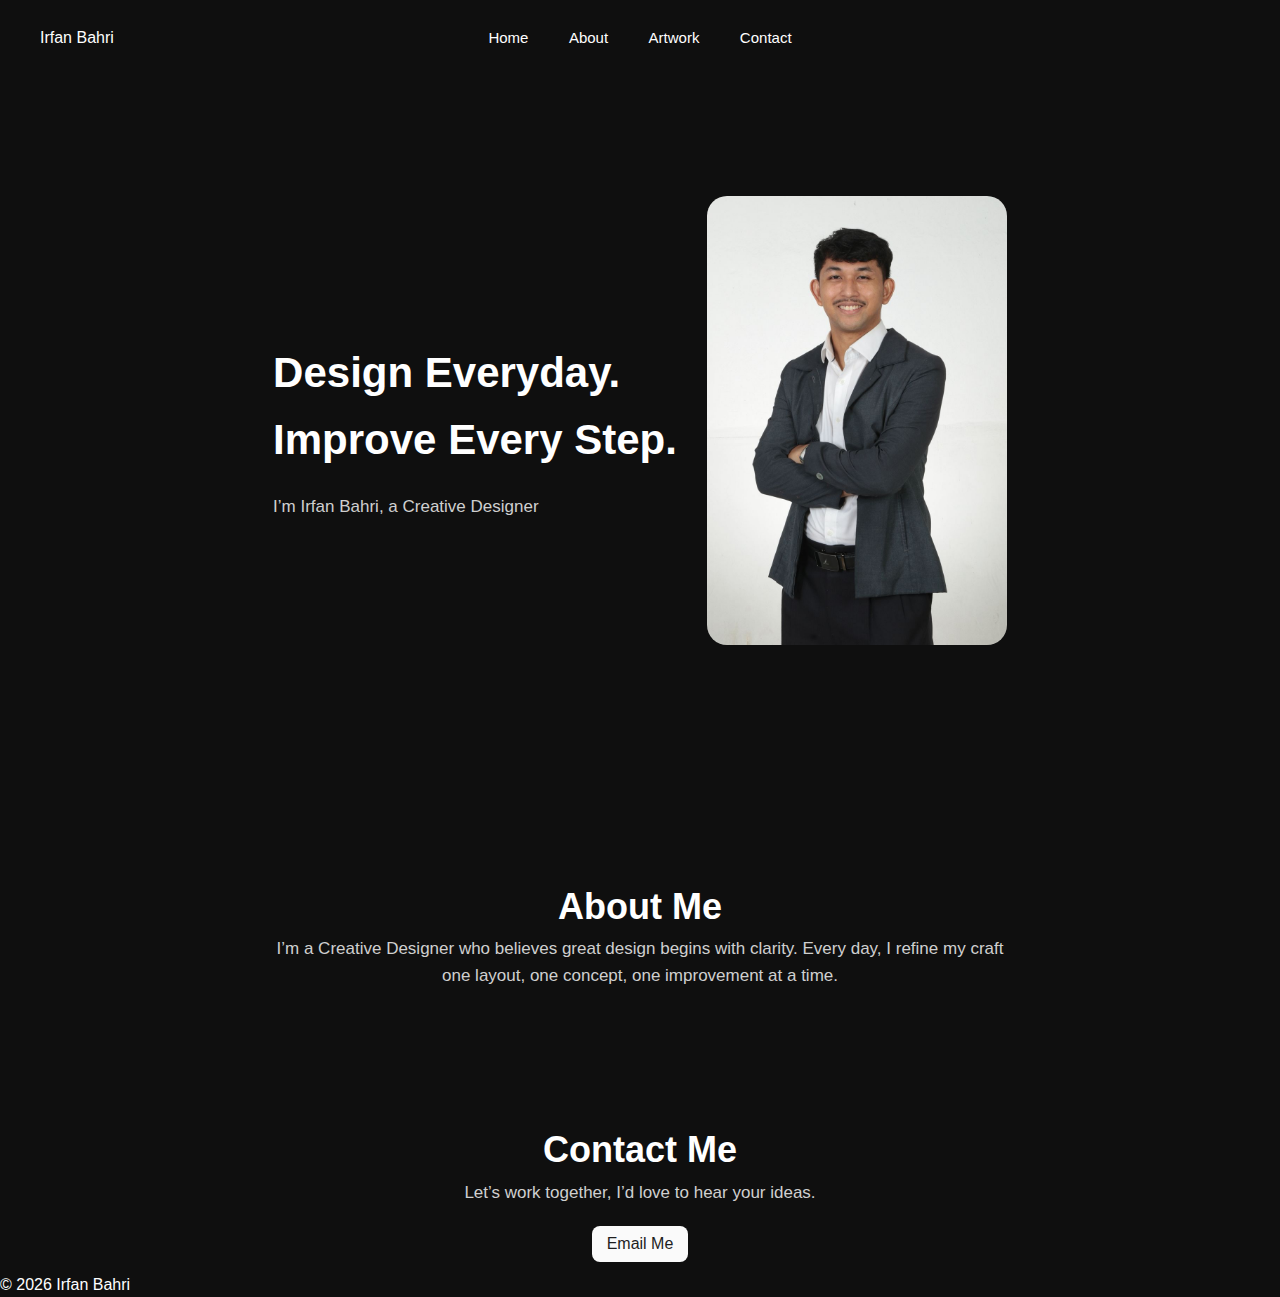
<file: index.html>
<!DOCTYPE html>
<html lang="en">
<head>
  <meta charset="UTF-8">
  <title>Home</title>
  <link rel="stylesheet" href="styles.css">

  <!-- Smooth Scroll -->
  <style>
    html {
      scroll-behavior: smooth;
    }
  </style>
</head>

<body>

<!-- ================= NAVBAR ================= -->
<nav class="navbar">
  <div class="nav-left">Irfan Bahri</div>

  <div class="nav-center">
    <a href="index.html">Home</a>
    <a href="#about">About</a>

    <div class="dropdown">
      <a href="#">Artwork</a>
      <div class="dropdown-menu">
        <a href="Creative Design.html">Artwork – Creative</a>
        <a href="email.html">Artwork – Email Marketing</a>
        <a href="uiux.html">Artwork – UI/UX</a>
      </div>
    </div>
    <a href="#contact">Contact</a>
  </div>
</nav>

<!-- ================= HERO ================= -->
<section class="irfan-hero">
  <div class="irfan-text">
    <h1>Design Everyday. <br> Improve Every Step.</h1>
    <p>I’m Irfan Bahri, a Creative Designer</p>
  </div>

  <div class="creative-mockup">
    <img src="irfan.jpg.jpeg" alt="Irfan">
  </div>
</section>

<!-- ================= ABOUT ================= -->
<section id="about" class="about">
  <div class="about-text">
    <h2>About Me</h2>
    <p>
      I’m a Creative Designer who believes great design begins with clarity.
      Every day, I refine my craft one layout, one concept, one improvement at a time.
    </p>
  </div>
</section>

<!-- ================= CONTACT ================= -->
<section id="contact" class="contact">
  <div class="contact-text">
    <h2>Contact Me</h2>
    <p>Let’s work together, I’d love to hear your ideas.</p>

    <div class="buttonemail">
      <a href="mailto:irfanbahri02@gmail.com" target="_blank">Email Me</a>
    </div>
  </div>
</section>

<!-- ================= FOOTER ================= -->
<footer class="footer">
  © <span id="year"></span> Irfan Bahri
</footer>

<script>
  document.getElementById("year").textContent = new Date().getFullYear();
</script>

</body>
</html>
</file>
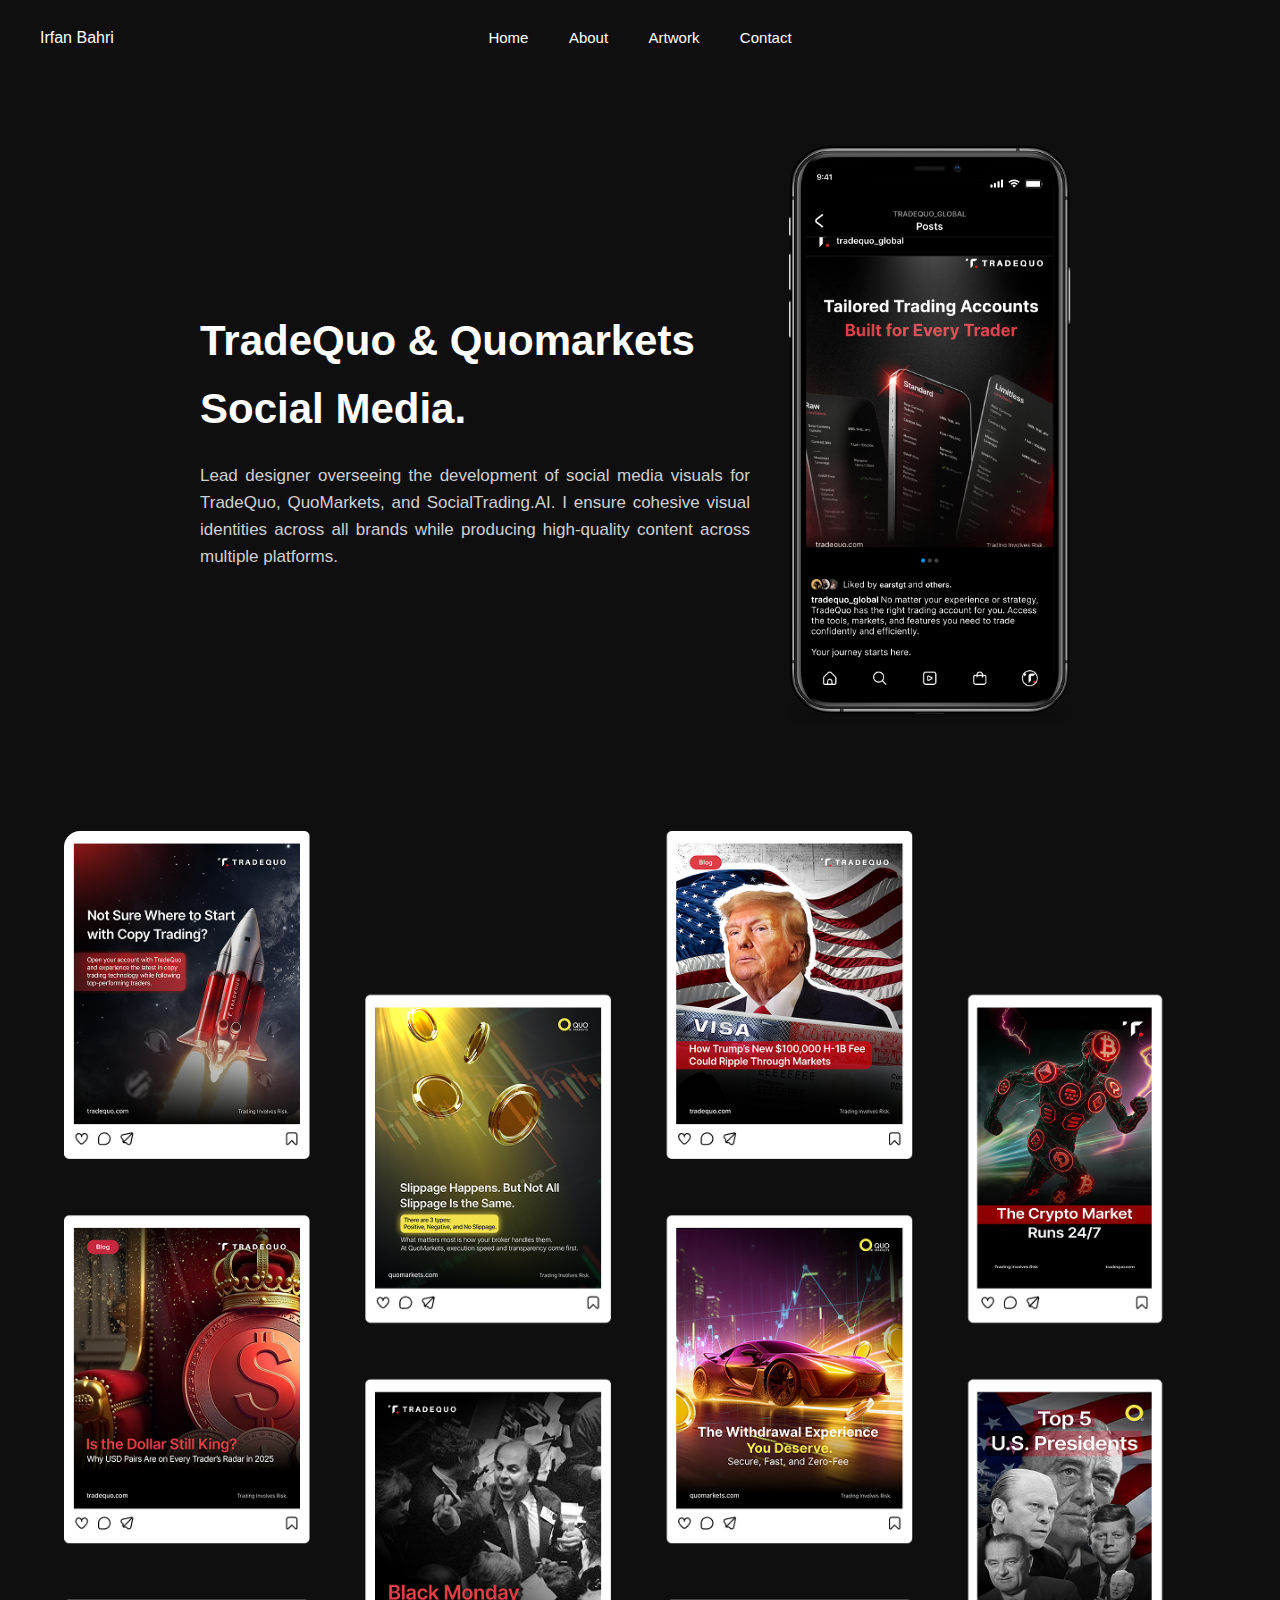
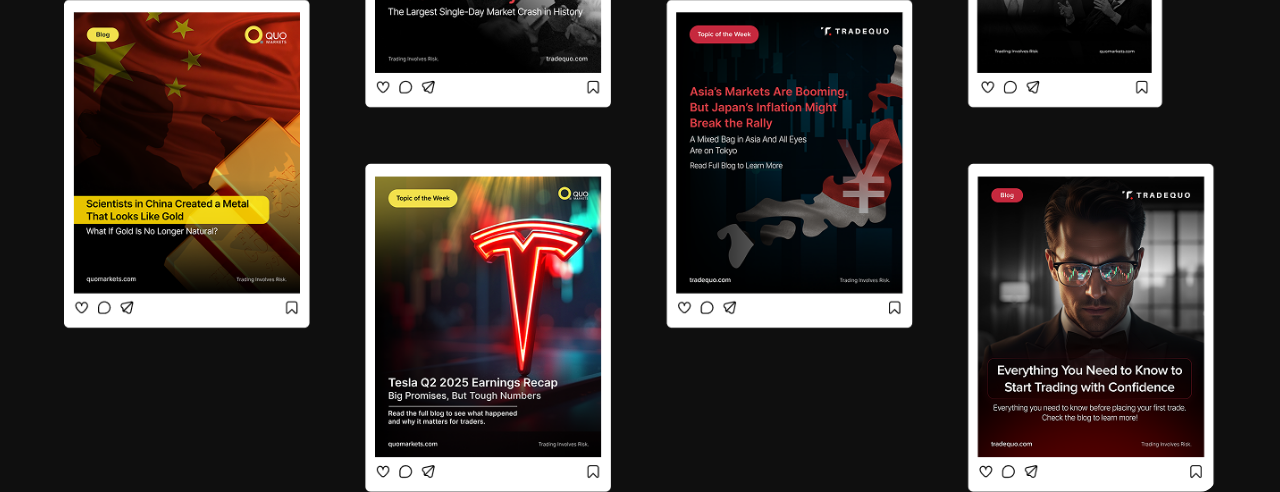
<file: Creative Design.html>
<!DOCTYPE html>
<html lang="en">

<head>
  <meta charset="UTF-8">
  <title>Artwork – Creative Design</title>
  <link rel="stylesheet" href="styles.css">
</head>

<body>

<nav class="navbar">
  <div class="nav-left">Irfan Bahri</div>

  <div class="nav-center">
    <a href="index.html">Home</a>
    <a href="about.html">About</a>

    <div class="dropdown">
      <a href="Creative Design.html">Artwork</a>
      <div class="dropdown-menu">
        <a href="Creative Design.html">Artwork – Creative</a>
        <a href="email.html">Artwork – Email Marketing</a>
        <a href="uiux.html">Artwork – UI/UX</a>
      </div>
    </div>

    <a href="contact.html">Contact</a>
  </div>
</nav>

<section class="creative-hero">
  <div class="creative-text">
    <h1>TradeQuo & Quomarkets <br> Social Media.</h1>
    <p>
      Lead designer overseeing the development of social media visuals for TradeQuo,
      QuoMarkets, and SocialTrading.AI. I ensure cohesive visual identities across all
      brands while producing high-quality content across multiple platforms.
    </p>
  </div>

  <div class="creative-mockup">
    <img src= "Apple iPhone 11 Pro Max Space Grey with TQ Post.png" alt="">
  </div>
</section>

<section class="creative-grid">
  <img src="All Mockup.png" alt="">
</section>

</body>
</html>
</file>
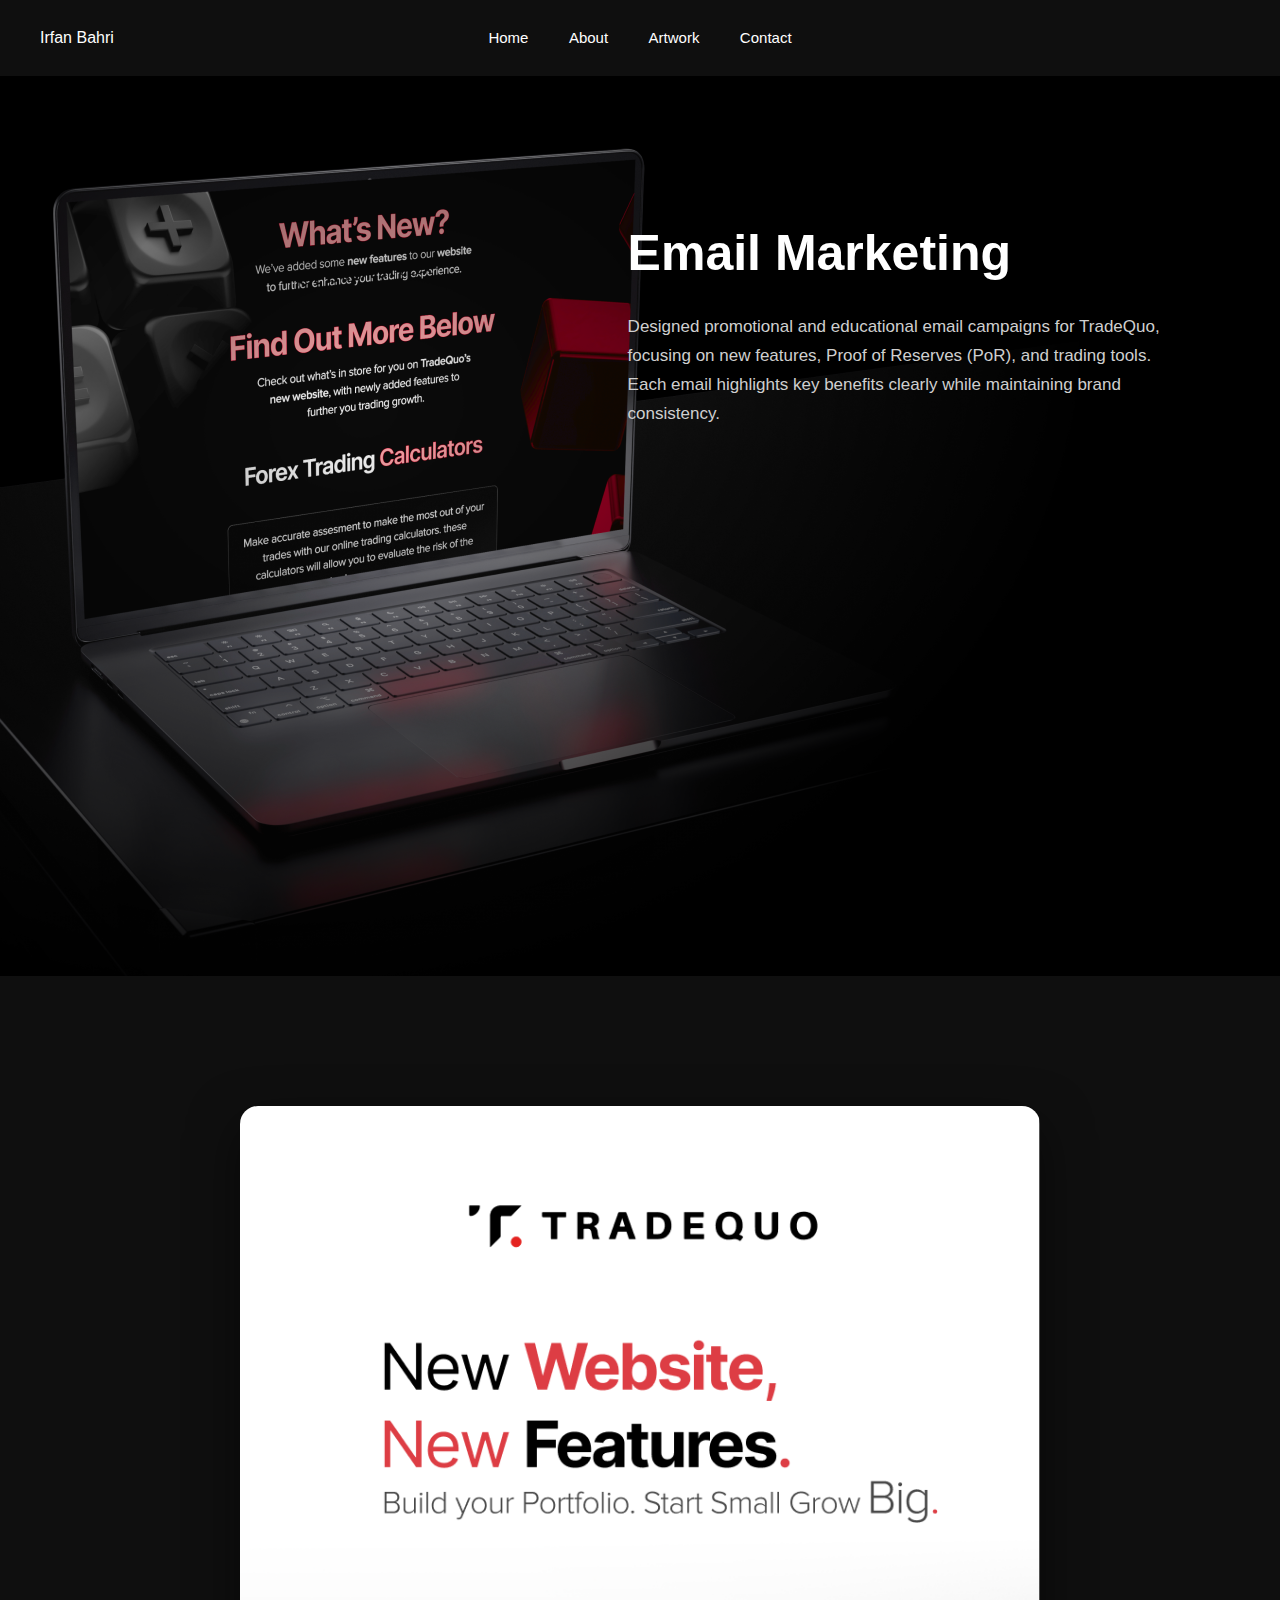
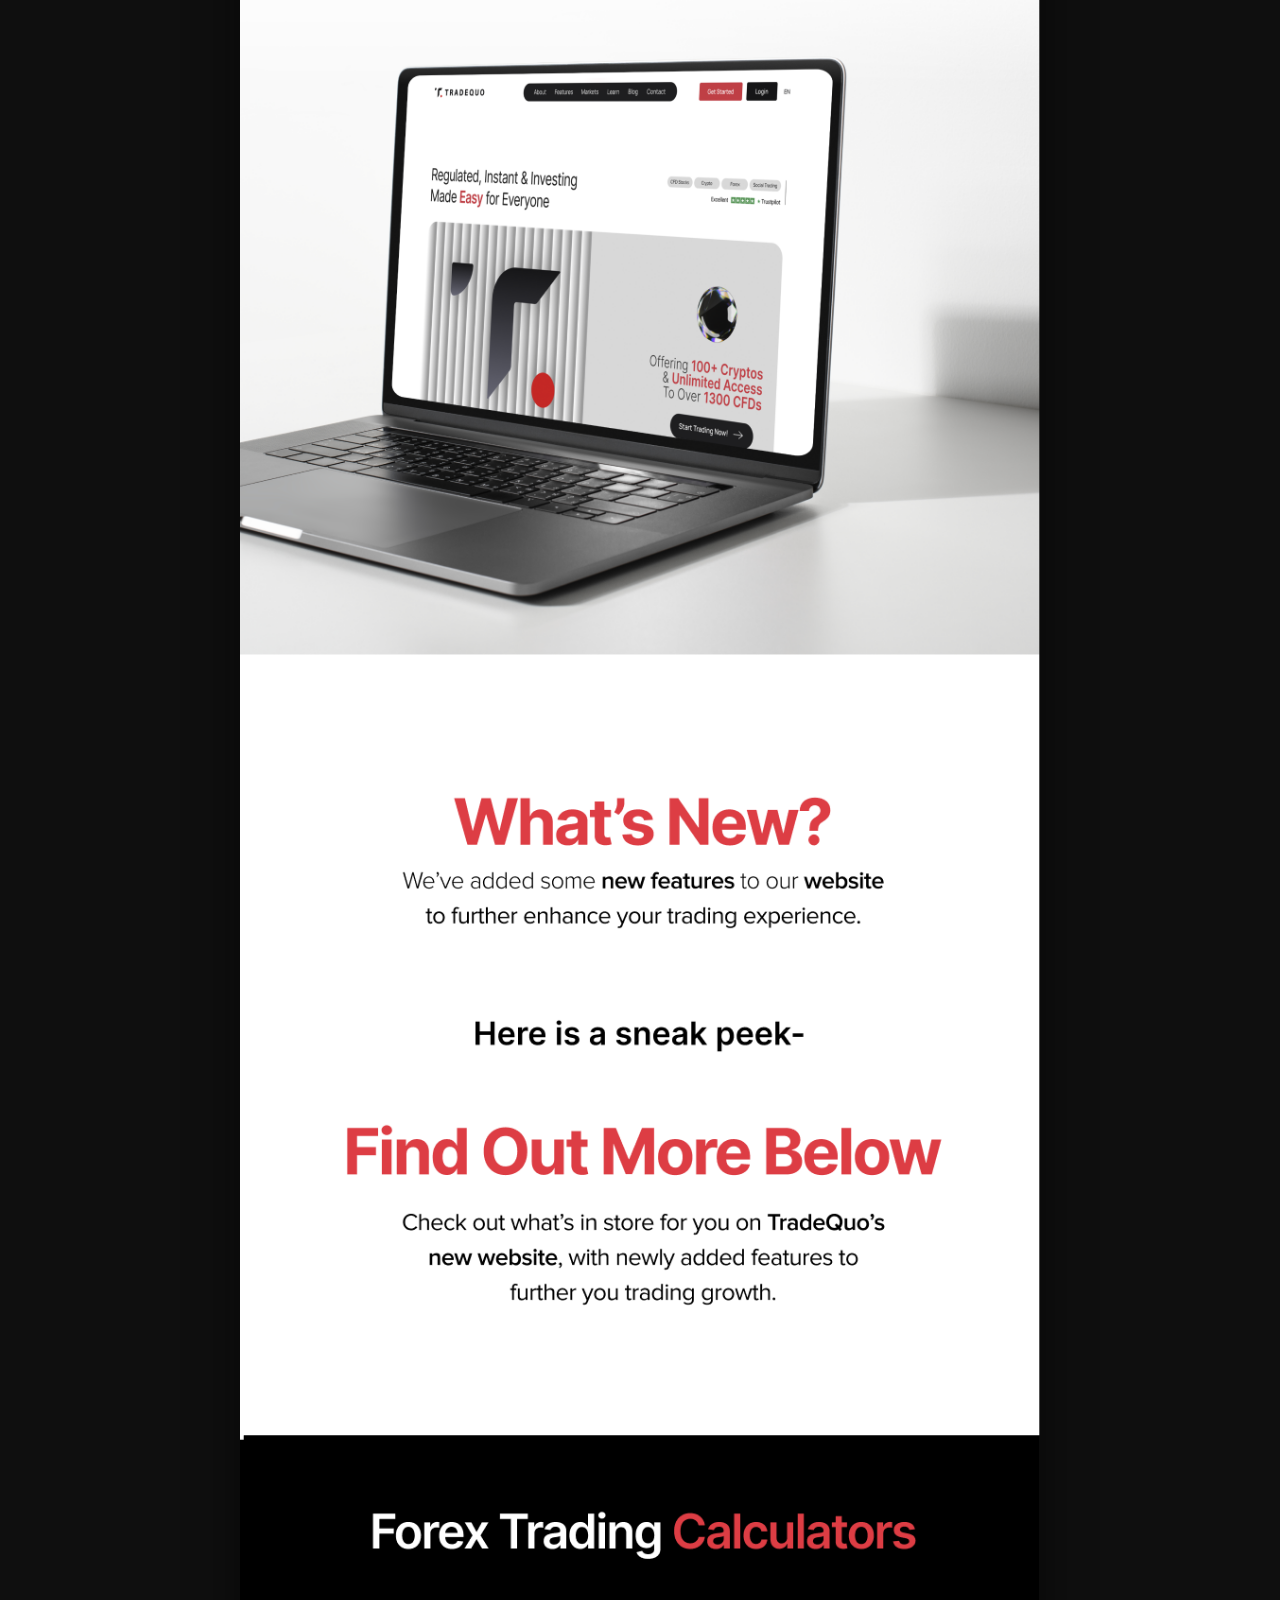
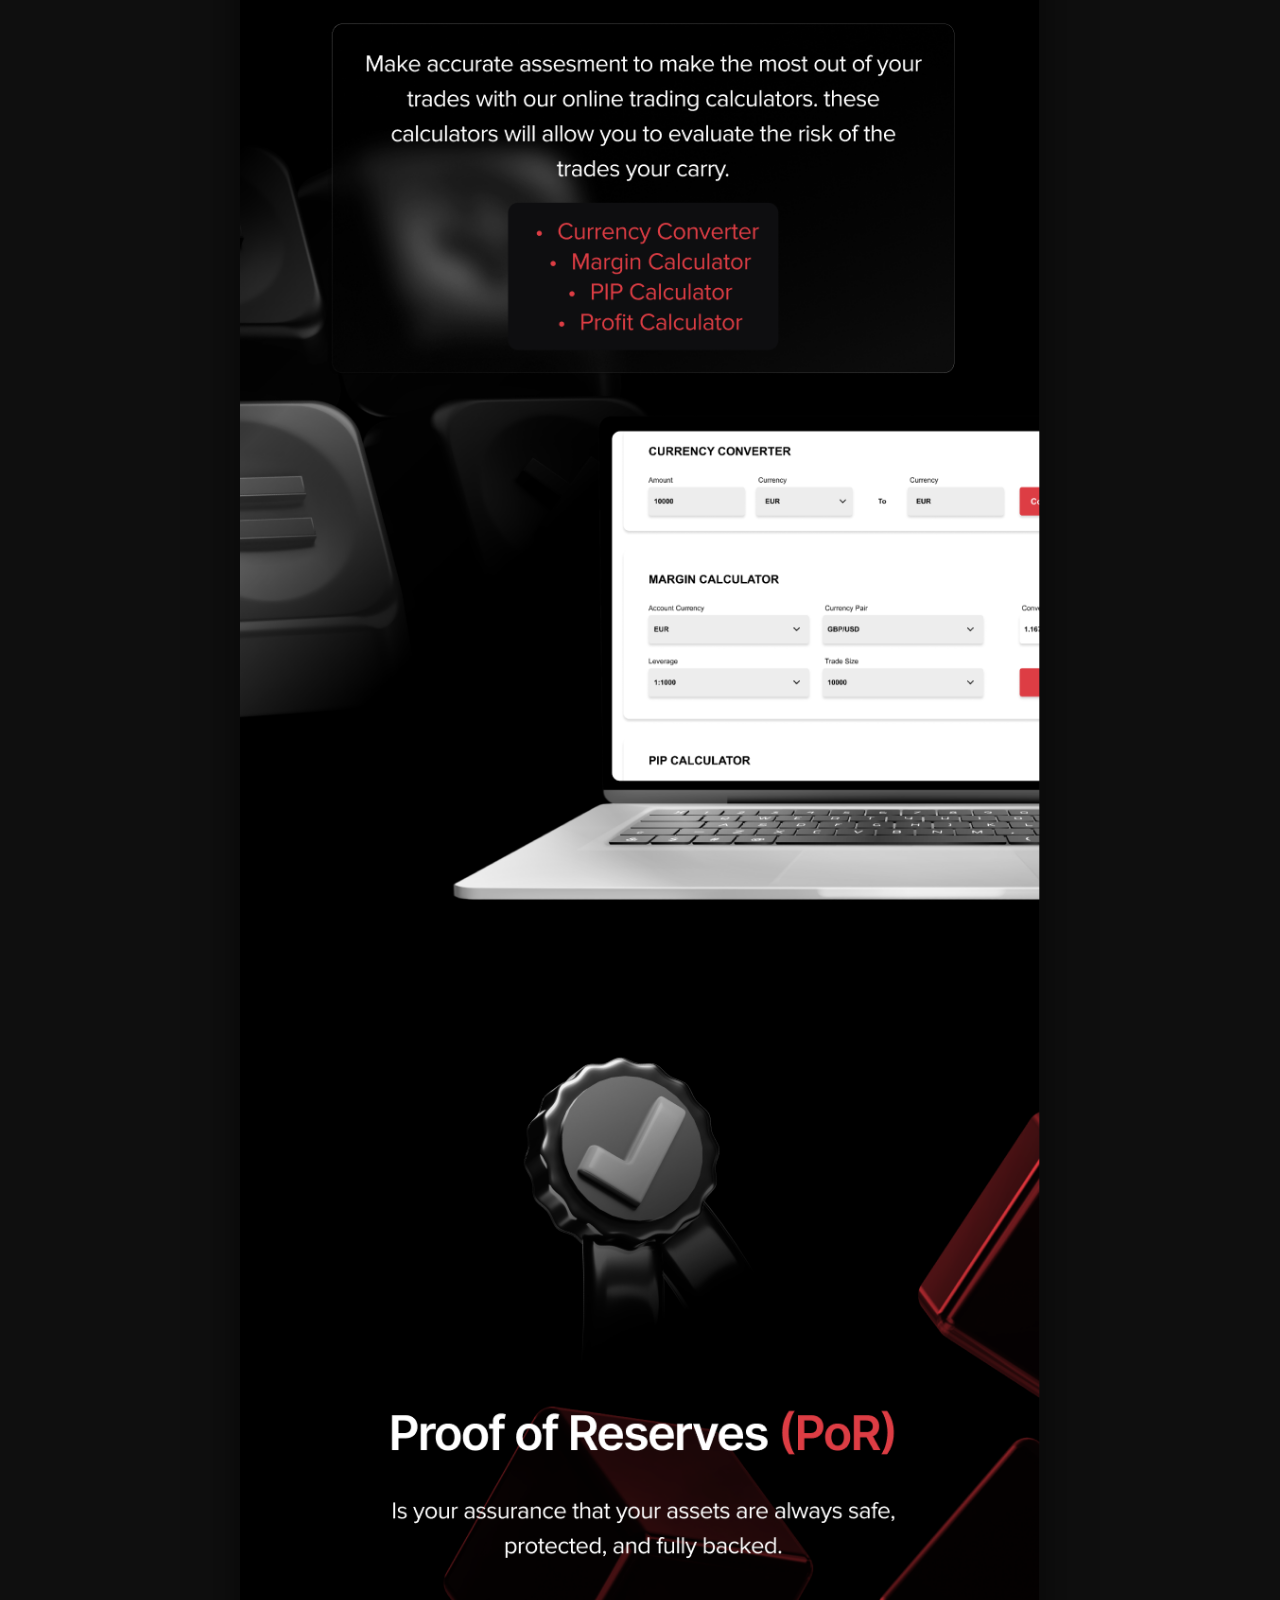
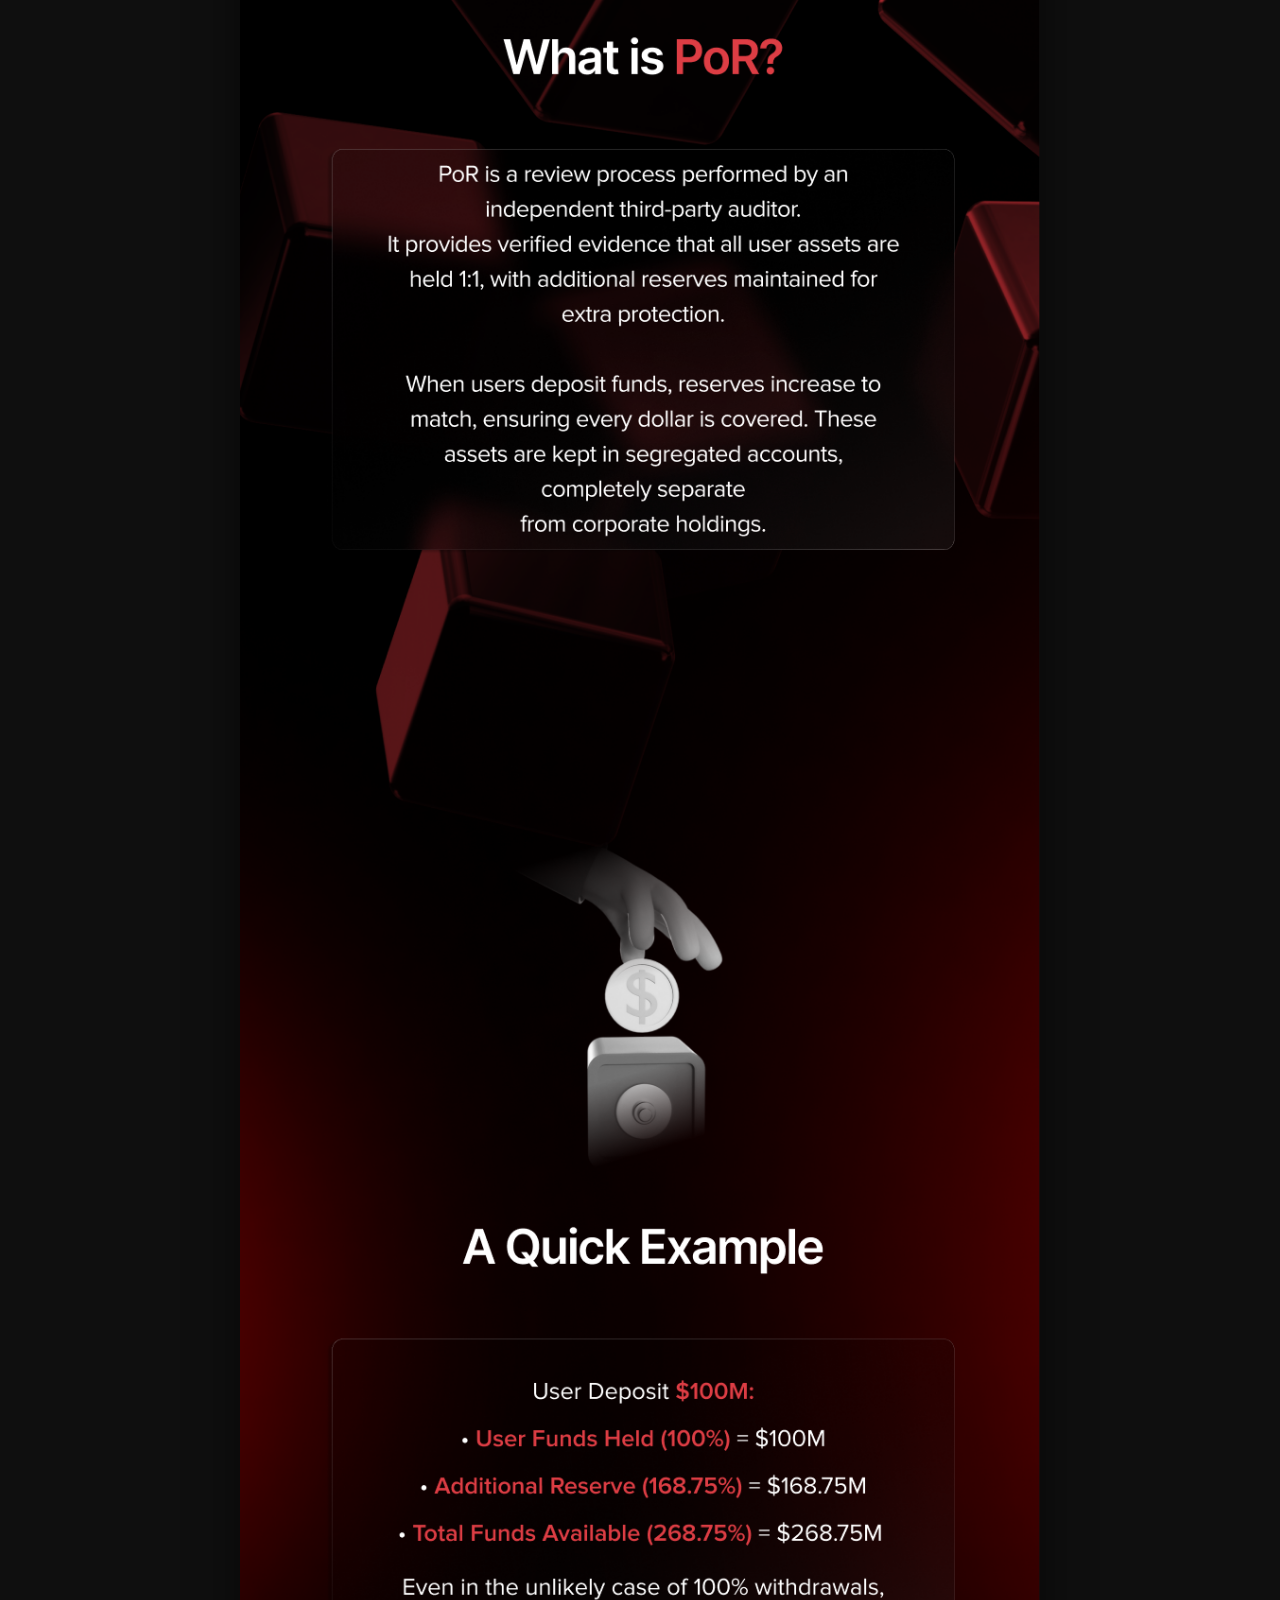
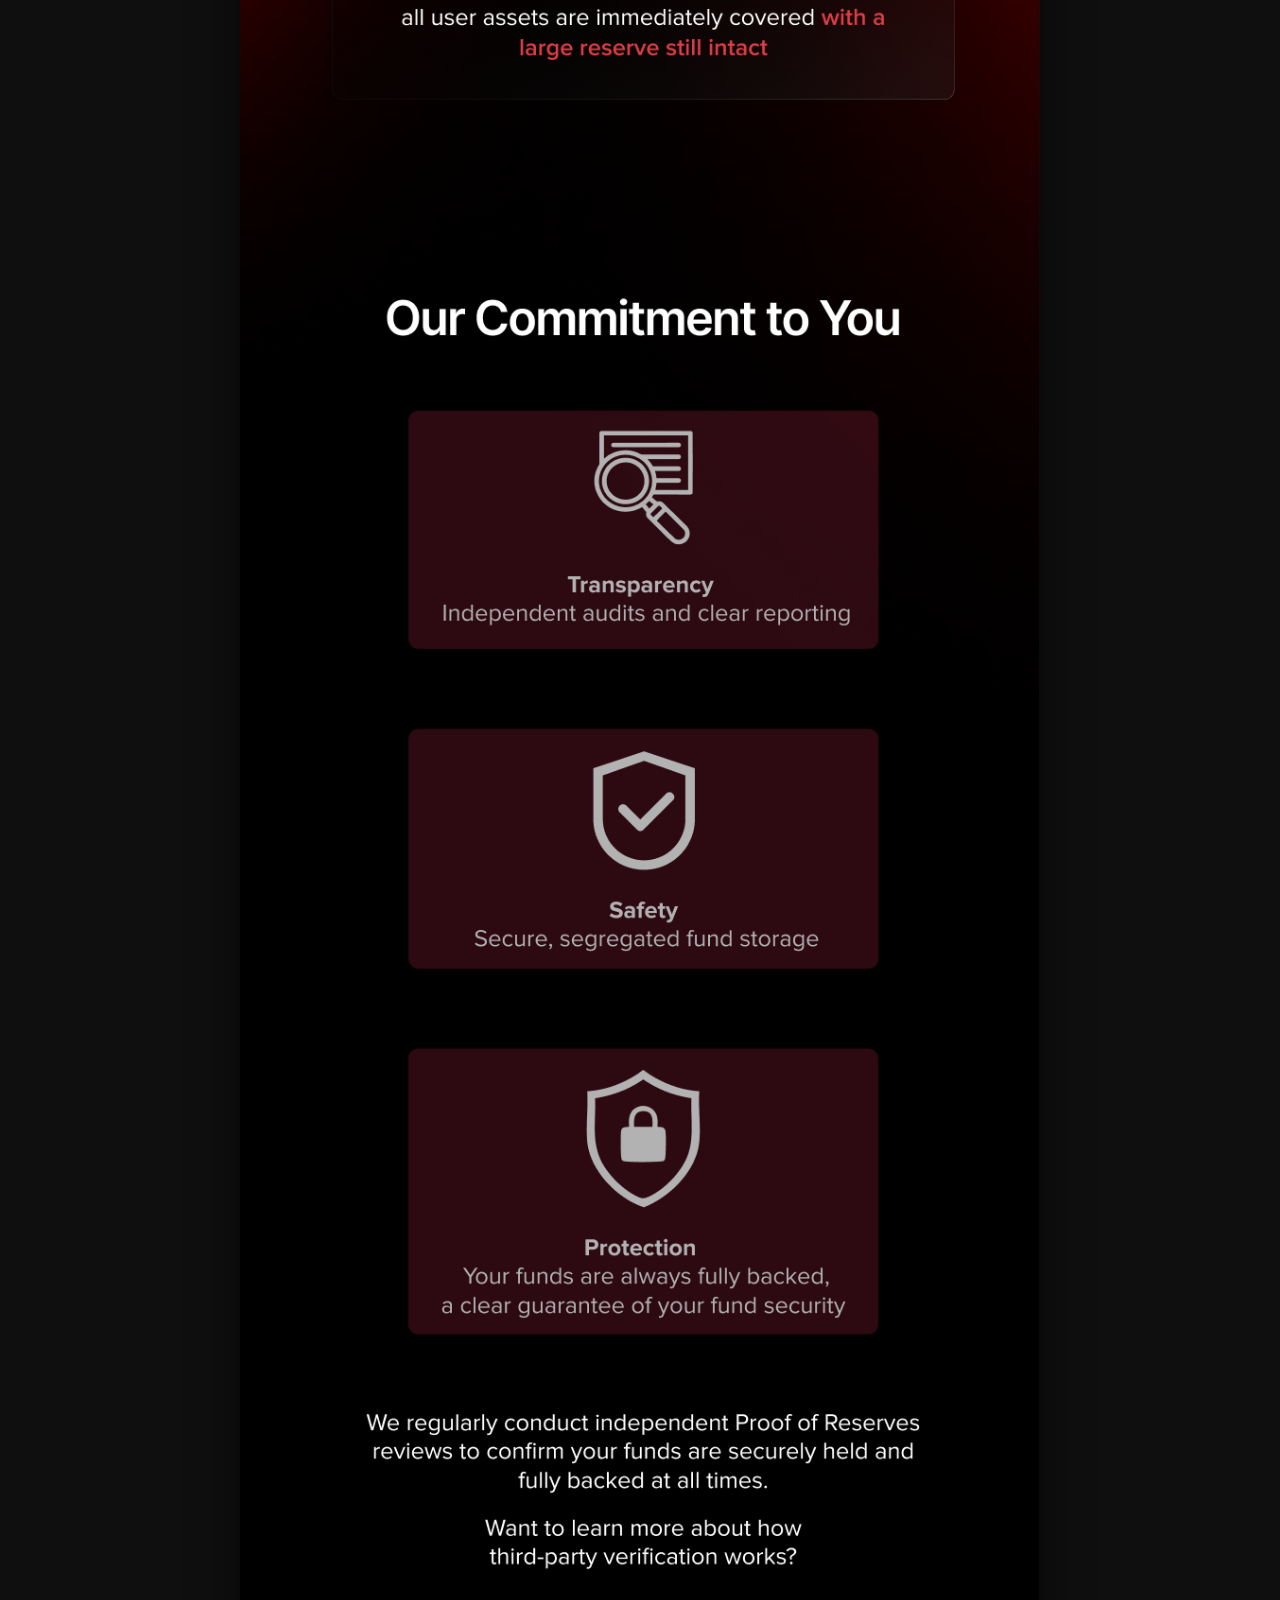
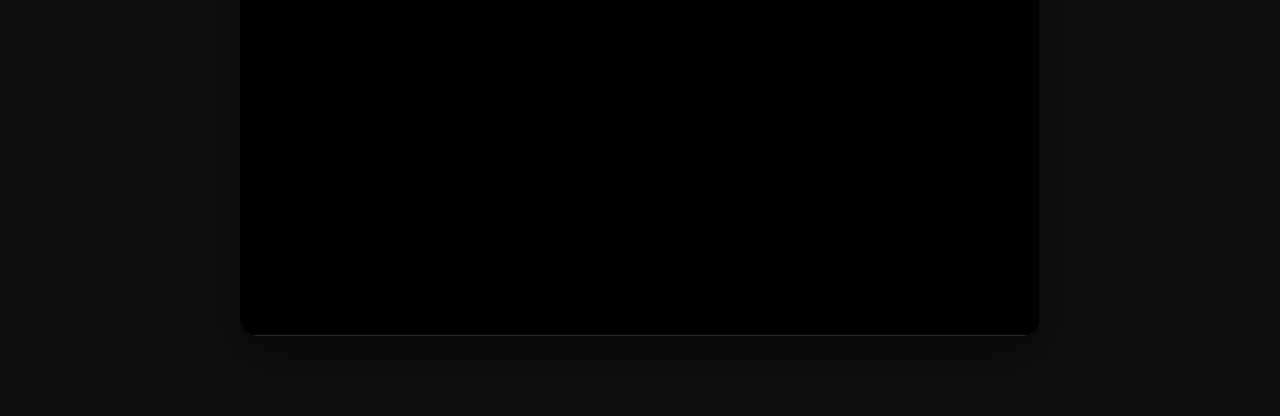
<file: email.html>
<!DOCTYPE html>
<html lang="en">

<head>
  <meta charset="UTF-8">
  <title>Artwork – Email Marketing</title>
  <link rel="stylesheet" href="styles.css">
</head>

<body>

<nav class="navbar">
  <div class="nav-left">Irfan Bahri</div>

  <div class="nav-center">
    <a href="index.html">Home</a>
    <a href="about.html">About</a>

    <div class="dropdown">
      <a href="email.html">Artwork</a>
      <div class="dropdown-menu">
        <a href="Creative Design.html">Artwork – Creative</a>
        <a href="email.html">Artwork – Email Marketing</a>
        <a href="uiux.html">Artwork – UI/UX</a>
      </div>
    </div>

    <a href="contact.html">Contact</a>
  </div>
</nav>

<section class="email-hero">
  <img src="Mockup Mac - Email Marketing.png" class="email-hero-bg">

  <div class="email-hero-text">
    <h1>Email Marketing</h1>
    <p>
      Designed promotional and educational email campaigns for TradeQuo,
      focusing on new features, Proof of Reserves (PoR), and trading tools.
      Each email highlights key benefits clearly while maintaining brand consistency.
    </p>
  </div>
</section>

<section class="email-grid">
  <img src="F1.png" alt="">
</section>

</body>
</html>
</file>
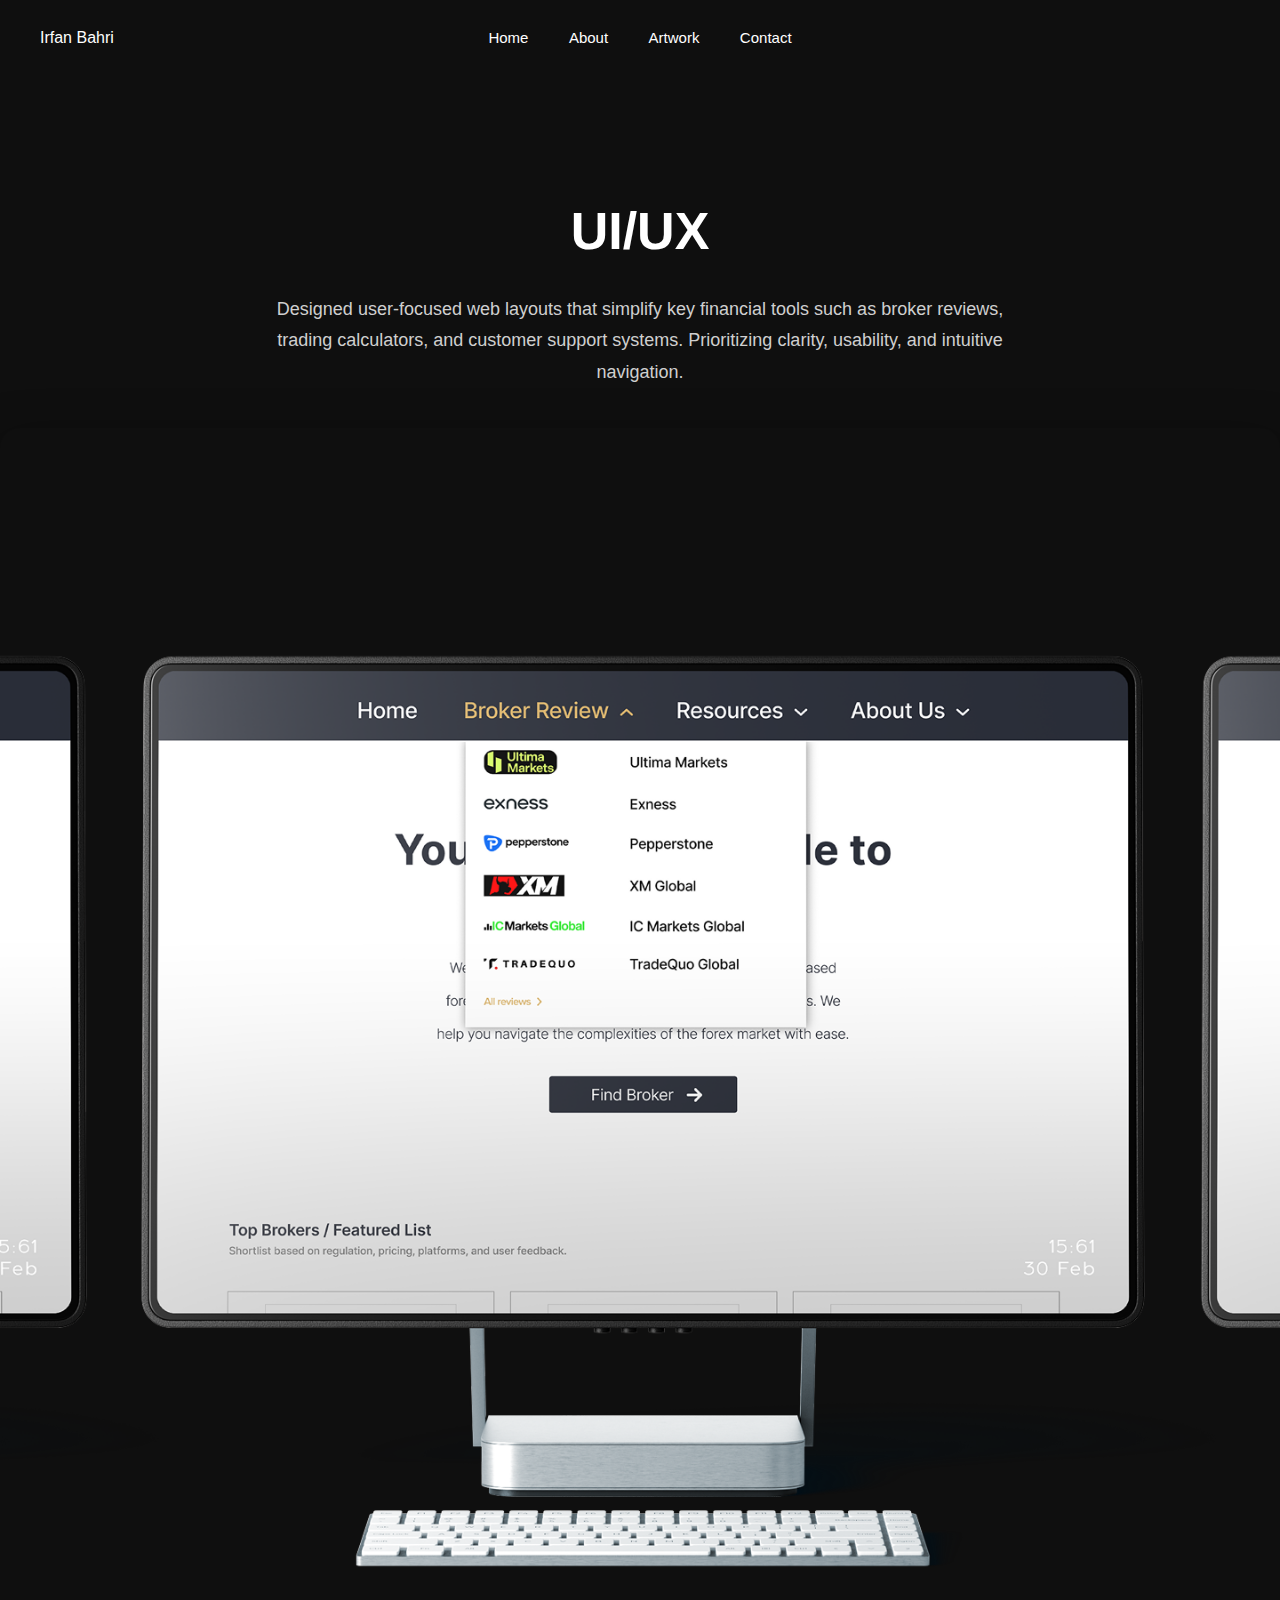
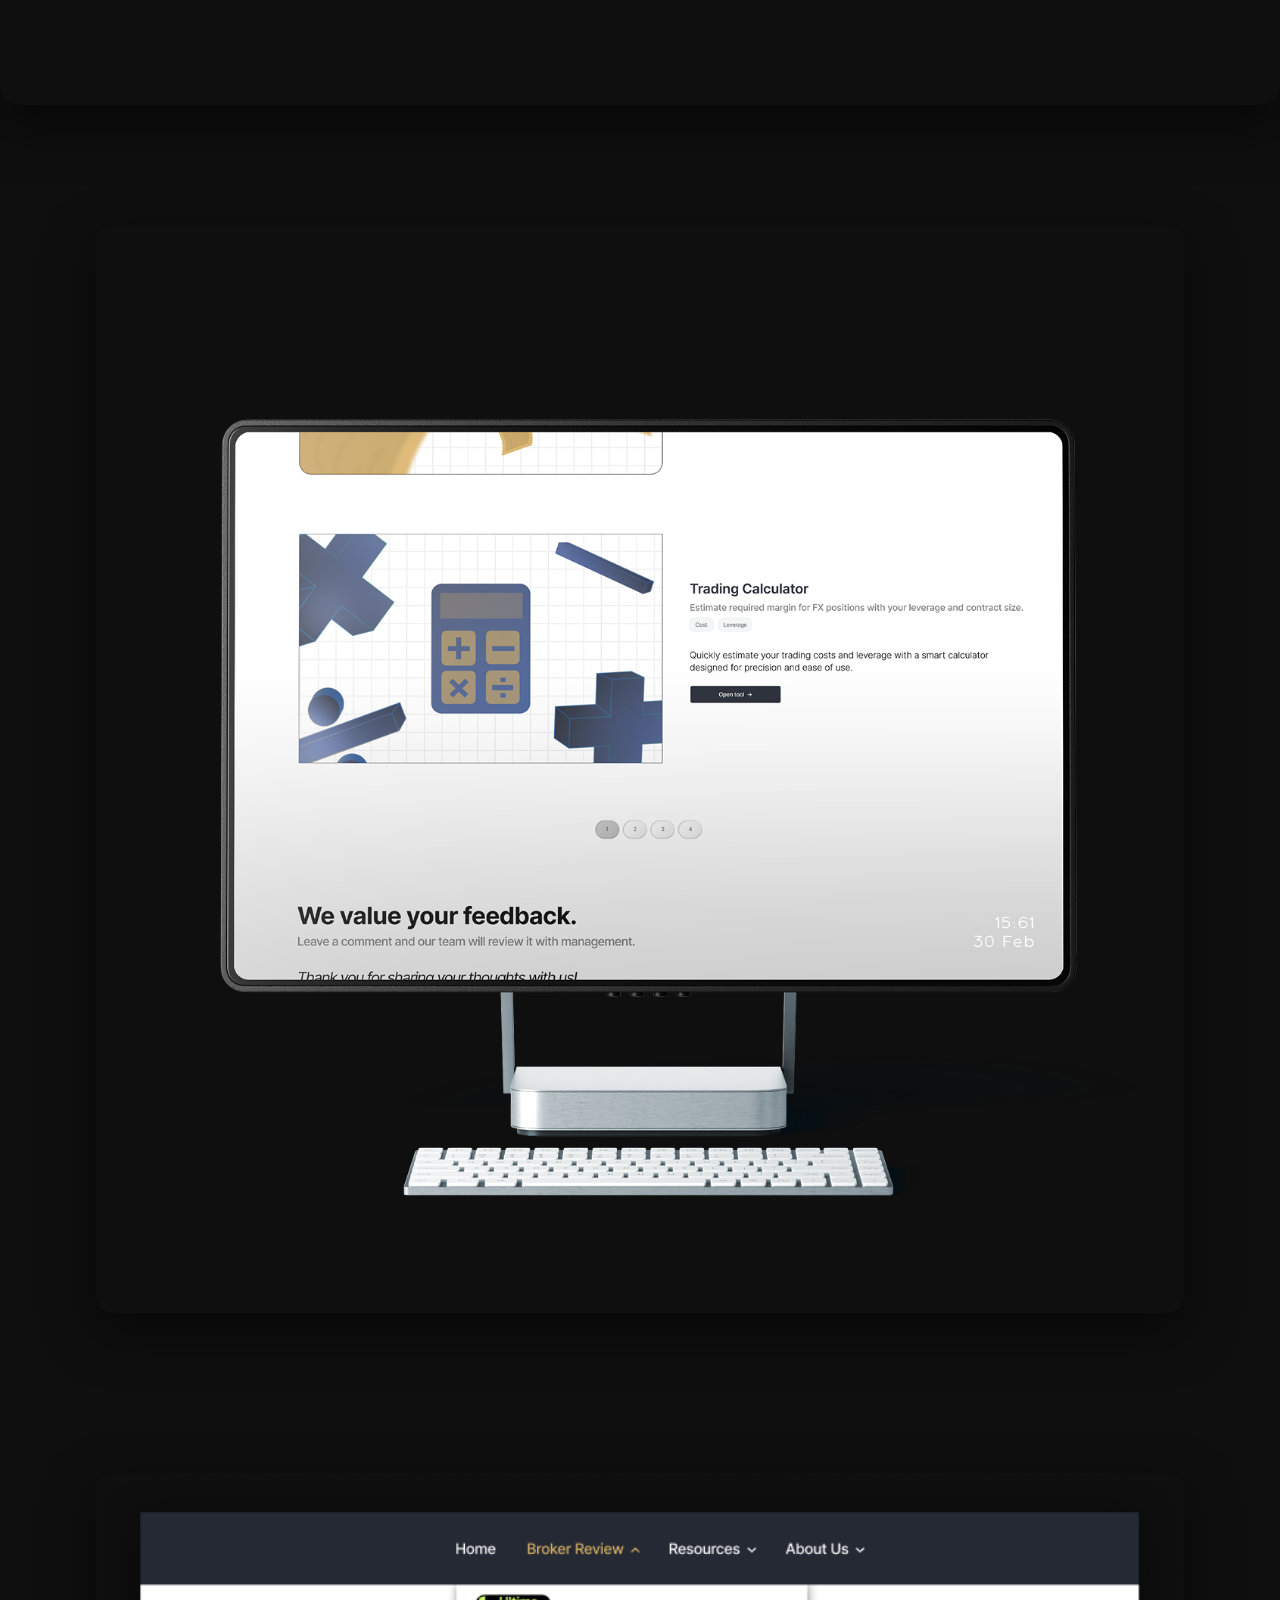
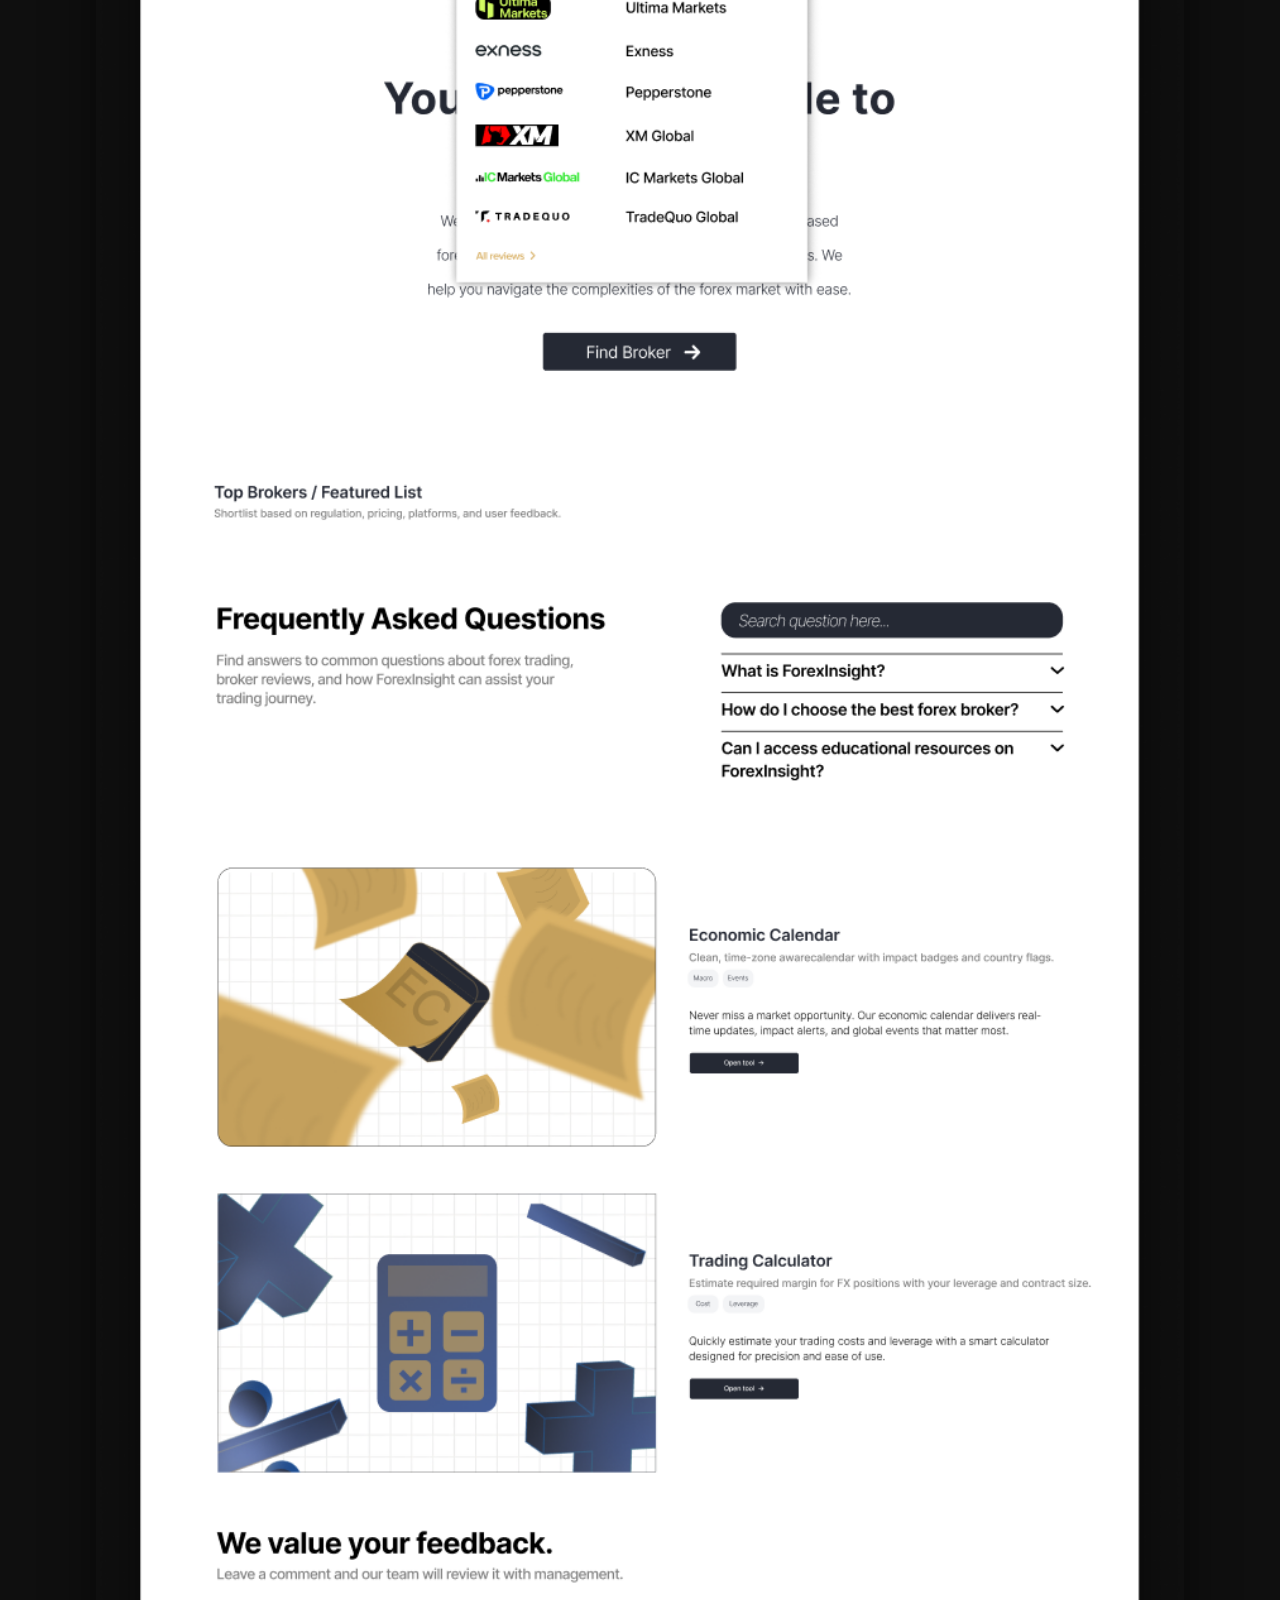
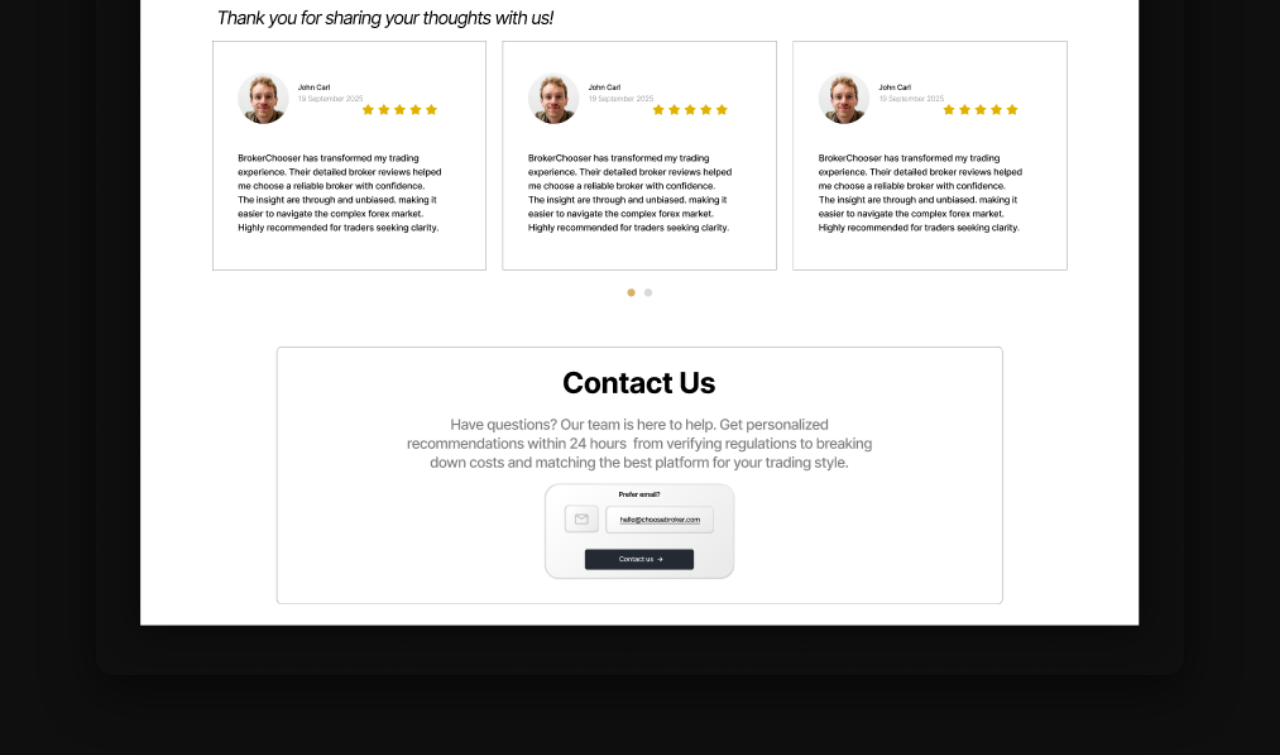
<file: uiux.html>
<!DOCTYPE html>
<html lang="en">

<head>
  <meta charset="UTF-8">
  <title>Artwork – UI/UX</title>
  <link rel="stylesheet" href="styles.css">
</head>

<body>

<nav class="navbar">
  <div class="nav-left">Irfan Bahri</div>

  <div class="nav-center">
    <a href="index.html">Home</a>
    <a href="about.html">About</a>

    <div class="dropdown">
      <a href="uiux.html">Artwork</a>
      <div class="dropdown-menu">
        <a href="Creative Design.html">Artwork – Creative</a>
        <a href="email.html">Artwork – Email Marketing</a>
        <a href="uiux.html">Artwork – UI/UX</a>
      </div>
    </div>

    <a href="contact.html">Contact</a>
  </div>
</nav>

<section class="uiux-header">
  <h1>UI/UX</h1>
  <p>
    Designed user-focused web layouts that simplify key financial tools such as
    broker reviews, trading calculators, and customer support systems.
    Prioritizing clarity, usability, and intuitive navigation.
  </p>
</section>

<section class="uiux-hero-image">
  <img src="Monitor Mockup Header.png" alt="">
</section>

<section class="uiux-section">
  <img src="Monitor Mockup SubHeader.png" class="uiux-image">
</section>

<section class="uiux-section">
  <img src="BrokerChooser.png" class="uiux-image">
</section>

</body>
</html>
</file>
<file: styles.css>
/* =======================================================
   GLOBAL VARIABLES + BASE STYLES
======================================================= */
:root {
  --bg: #0f0f0f;
  --bg2: #fafafa;
  --text: #ffffff;
  --subtle: #cfcfcf;
  --accent: #ffffff;
  --container-width: 1200px;
  --radius: 32px;
  --transition: 0.3s ease;
  font-family: 'Inter', sans-serif;
}

body {
  margin: 0;
  padding: 0;
  background: var(--bg);
  color: var(--text);
  line-height: 1.6;
}

.container {
  max-width: var(--container-width);
  margin: 0 auto;
  padding: 0 20px;
}

/* =======================================================
   NAVBAR + DROPDOWN
======================================================= */
.navbar {
  display: grid;
  grid-template-columns: 1fr auto 1fr;
  align-items: center;
  padding: 25px 40px;
  position: sticky;
  top: 0;
  background: var(--bg);
  z-index: 999;
}

.nav-left {
  justify-self: start;
  font-size: 16px;
  font-weight: 500;
}

.nav-center {
  justify-self: center;
}

.nav-center a {
  color: var(--text);
  text-decoration: none;
  margin: 0 18px;
  font-size: 15px;
  transition: var(--transition);
}

.nav-center a:hover {
  opacity: 0.6;
}

.nav-right {
  justify-self: end;
}

.dropdown {
  position: relative;
  display: inline-block;
}

.dropdown-menu {
  position: absolute;
  top: 100%;
  left: 0;
  background: #1a1a1a;
  padding: 12px 0;
  border-radius: 8px;
  display: none;
  min-width: 220px;
  box-shadow: 0 10px 30px rgba(0,0,0,0.45);
}

.dropdown:hover .dropdown-menu,
.dropdown-menu:hover {
  display: block;
}

.dropdown-menu a {
  display: block;
  padding: 10px 20px;
  color: var(--text);
  font-size: 14px;
  opacity: 0.8;
}

.dropdown-menu a:hover {
  background: rgba(255,255,255,0.06);
  opacity: 1;
}

/* Home Section */

.irfan-hero {
  display: flex;
  align-items: center;
  justify-content: center; /* keeps both centered */
  gap: 30px;  /* <-- reduce the spacing here */
  padding: 120px 40px;
  max-width: 1500px;
  margin: 0 auto; /* centers the whole section */
}


.irfan-text h1 {
  font-size: 42px;
  margin-bottom: 20px;
}

.irfan-text p {
  color: var(--subtle);
  font-size: 17px;
  max-width: 550px;
  text-align: justify;
}

.about {
  display: flex;
  align-items: center;
  justify-content: center; /* keeps both centered */
  padding: 40px 40px;
  margin-top: 35px;
  max-width: 1500px;
}

.about-text h2 {
  font-size: 36px;
  text-align: center;
  /* padding: 80px 20px 40px; */
}

.about-text p {
  color: var(--subtle);
  font-size: 17px;
  max-width: 750px;
  text-align: center;
  margin-top: -30px;
}

.contact {
  display: flex;
  align-items: center;
  justify-content: center; /* keeps both centered */
  padding: 10px 40px;
  margin-top: 35px;
  max-width: 1500px;
}

.contact-text h2 {
  font-size: 36px;
  text-align: center;
  /* padding: 80px 20px 40px; */
}

.contact-text p {
  color: var(--subtle);
  font-size: 17px;
  max-width: 750px;
  text-align: center;
  margin-top: -30px;
}

.buttonemail {
  display: flex;
  justify-content: center; 
  margin-top: 20px;
}

.buttonemail a {
  background-color: #fafafa;
  color: #1e1e1e;
  text-decoration: none;
  padding: 5px 15px;   /* nicely sized */
  font-size: 16px;
  border-radius: 8px;
  transition: var(--transition);
  display: inline-block; /* prevents full width */
  width: auto;           /* keeps it tight */
}


/* =======================================================
   CREATIVE DESIGN PAGE
======================================================= */

.creative-hero {
  display: flex;
  align-items: center;
  justify-content: center; /* keeps both centered */
  gap: 30px;  /* <-- reduce the spacing here */
  padding: 60px 40px;
  max-width: 1500px;
  margin: 0 auto; /* centers the whole section */
}


.creative-text h1 {
  font-size: 42px;
  margin-bottom: 20px;
}

.creative-text p {
  color: var(--subtle);
  font-size: 17px;
  max-width: 550px;
  text-align: justify;
}

.creative-mockup img {
  width: 300px;
  border-radius: 20px;
}

.creative-grid {
  display: flex;
  justify-content: center;
  margin-top: 40px;
}

.creative-grid img {
  width: 90%;
  border-radius: 16px;
  cursor: default;
  transition: var(--transition);
}

.creative-grid img:hover {
  transform: scale(1.02);
  box-shadow: 0 10px 40px rgba(0,0,0,0.5);
}

.email-grid {
  width: 100%;
  display: flex;
  justify-content: center;
  margin-top: 50px;
  padding: 80px 0px;
}

.email-grid img {
  width: 85%;
  max-width: 800px;
  border-radius: 18px;
  display: block;
  box-shadow: 0 18px 50px rgba(0,0,0,0.5);
  cursor: default;
  transition: var(--transition);
}

.email-grid img:hover {
  transform: translateY(-4px);
  box-shadow: 0 24px 70px rgba(0,0,0,0.7);
}

/*
.creative-grid-email {
  display: flex;
  justify-content: center;
  margin-top: 80px;
}

.creative-grid-email img {
  width: 70%;
  border-radius: 16px;
  cursor: pointer;
  transition: var(--transition);
}

.creative-grid-email img:hover {
  transform: scale(1.02);
  box-shadow: 0 10px 40px rgba(0,0,0,0.5);
} */

/* Divider */
.divider {
  width: 100%;
  height: 1px;
  background: #2a2a2a;
  margin: 60px 0;
}


/* =======================================================
   EMAIL MARKETING PAGE (FULLSCREEN HERO)
======================================================= */

.email-hero {
  position: relative;
  width: 100%;
  height: 100vh;
  overflow: hidden;
}

.email-hero-bg {
  width: 100% !important;
  height: 100% !important;
  max-width: none !important;
  object-fit: cover !important;
}

.email-hero-text {
  position: absolute;
  top: 50%;
  right: 8%;
  transform: translateY(-130%);
  max-width: 550px;
}

.email-hero-text h1 {
  font-size: 50px;
  margin-bottom: 20px;
}

.email-hero-text p {
  font-size: 17px;
  color: var(--subtle);
  line-height: 1.7;
}


/* =======================================================
   UI/UX PAGE (TEXT ABOVE IMAGE — NOT OVERLAY)
======================================================= */

.uiux-header {
  text-align: center;
  padding: 80px 20px 40px;
}

.uiux-header h1 {
  font-size: 52px;
  margin-bottom: 20px;
}

.uiux-header p {
  max-width: 760px;
  margin: 0 auto;
  font-size: 18px;
  color: var(--subtle);
  line-height: 1.75;
  text-align: center;
}

.uiux-hero-image {
  width: 100%;
  display: flex;
  justify-content: center;
  padding-bottom: 40px;
}

.uiux-hero-image img {
  width: 100%;
  max-width: 1400px;
  border-radius: 20px;
  box-shadow: 0 20px 50px rgba(0,0,0,0.55);
}

/* Center sections 2 & 3 */
.uiux-section {
  width: 100%;
  display: flex;
  justify-content: center;
  padding: 80px 0;
}

.uiux-image {
  width: 85%;
  max-width: 1300px;
  border-radius: 18px;
  display: block;
  box-shadow: 0 18px 50px rgba(0,0,0,0.5);
  cursor: default;
  transition: var(--transition);
}

.uiux-image:hover {
  transform: translateY(-4px);
  box-shadow: 0 24px 70px rgba(0,0,0,0.7);
}


/* =======================================================
   MODAL VIEWER
======================================================= */
#modal {
  position: fixed;
  top: 0;
  left: 0;
  width: 100%;
  height: 100%;
  background: rgba(0,0,0,0.8);
  display: none;
  justify-content: center;
  align-items: center;
  z-index: 2000;
}

#modal img {
  max-width: 90%;
  max-height: 90%;
  border-radius: 16px;
  box-shadow: 0 10px 30px rgba(0,0,0,0.6);
}


/* =======================================================
   RESPONSIVE
======================================================= */
@media (max-width: 900px) {

  .creative-hero {
    flex-direction: column;
    text-align: center;
  }

  .creative-mockup img {
    margin-top: 40px;
  }

  .email-hero-text,
  .uiux-header p {
    text-align: center;
  }

  .uiux-image {
    width: 95%;
  }

  .uiux-hero-image img {
    max-width: 100%;
  }
}
</file>
